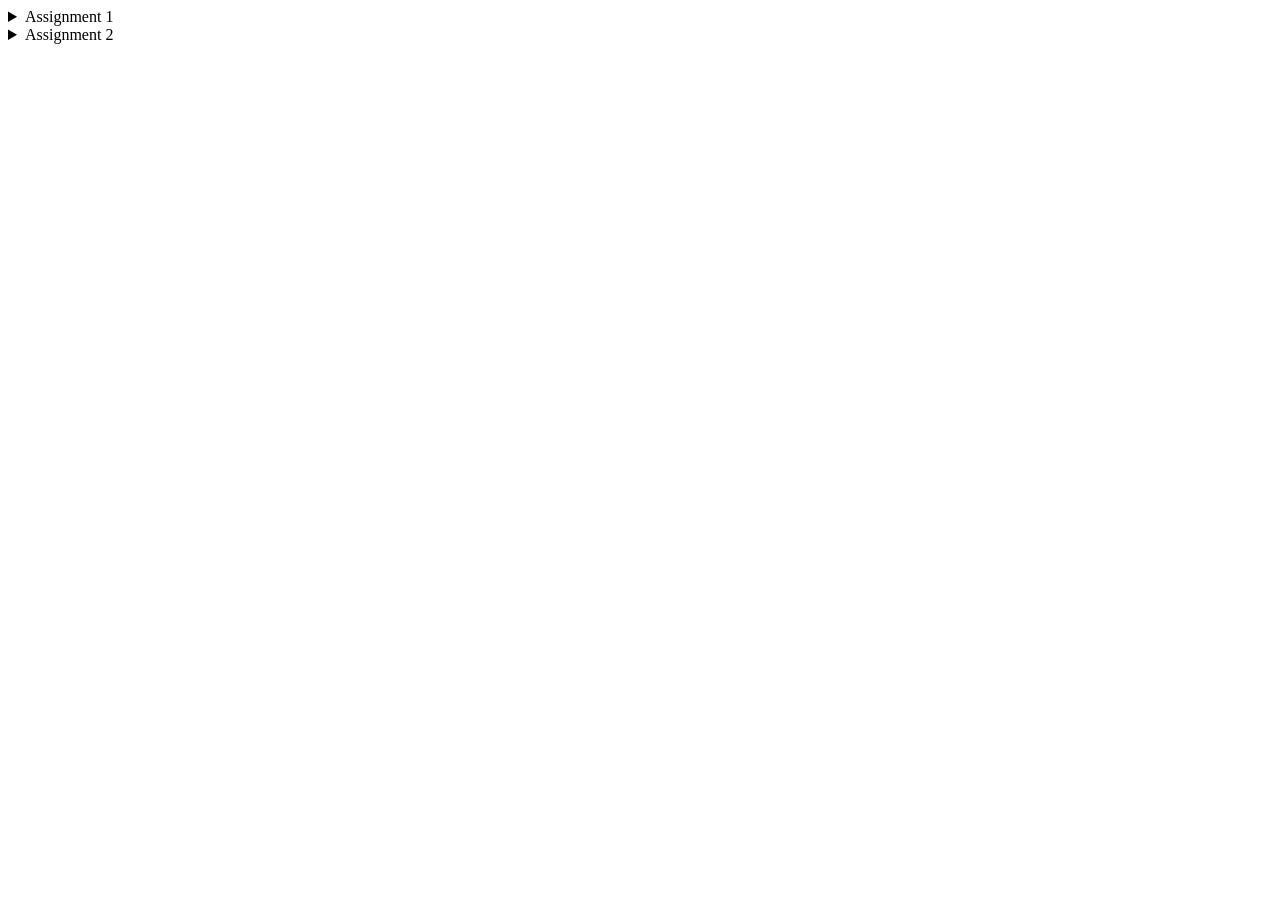
<file: css/advanced/barlapudi-pallavi-krishna/index.html>
<!DOCTYPE html>
<html lang="en">
<head>
<meta charset="UTF-8" />
<meta name="viewport" content="width=device-width, initial-scale=1.0" />
 
		<title>HTML Assignments | Barlapudi Pallavi Krishna</title>
</head>
<body>
<details>
<summary>Assignment 1</summary>
<iframe src="./assignment-1/flex-box.html" frameborder="0" width="100%"></iframe>
</details>
 
		<details>
<summary>
				Assignment 2
</summary>
<iframe src="./assignment-2/animation-mediaquery.html" frameborder="0" width="100%"></iframe>
</details>
</body>
</html>
</file>
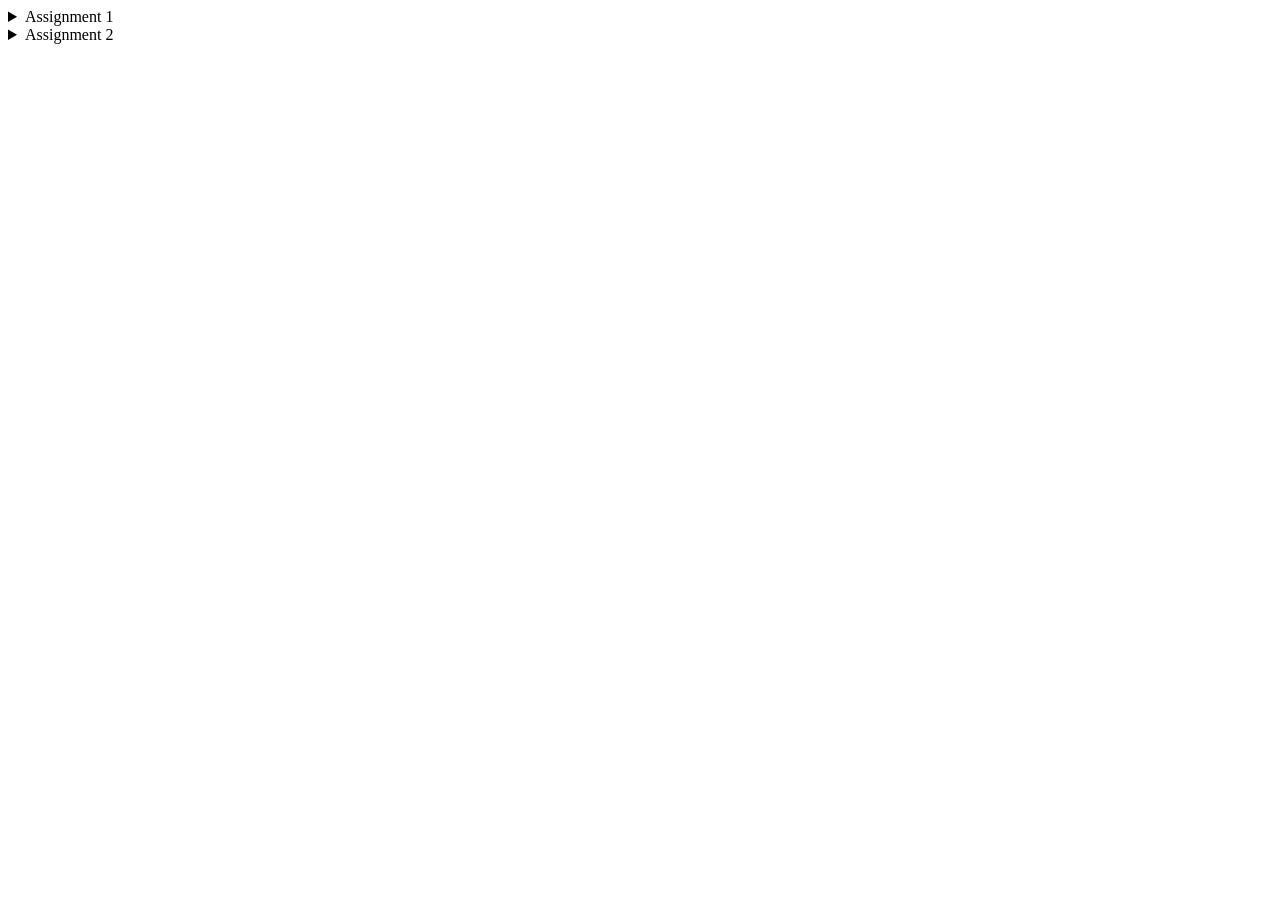
<file: html/5-projects/barlapudi-pallavi-krishna/index.html>
<!DOCTYPE html>
<html lang="en">
<head>
<meta charset="UTF-8" />
<meta name="viewport" content="width=device-width, initial-scale=1.0" />
 
		<title>HTML Assignments | Your Name</title>
</head>
<body>
<details>
<summary>Assignment 1</summary>
<iframe src="./project-1/semantic-final-project.html" frameborder="0" width="100%"></iframe>
</details>
 
		<details>
<summary>Assignment 2</summary>
<iframe src="./project-2/product-landing-page.html" frameborder="0" width="100%"></iframe>
</details>
</body>
</html>
</file>
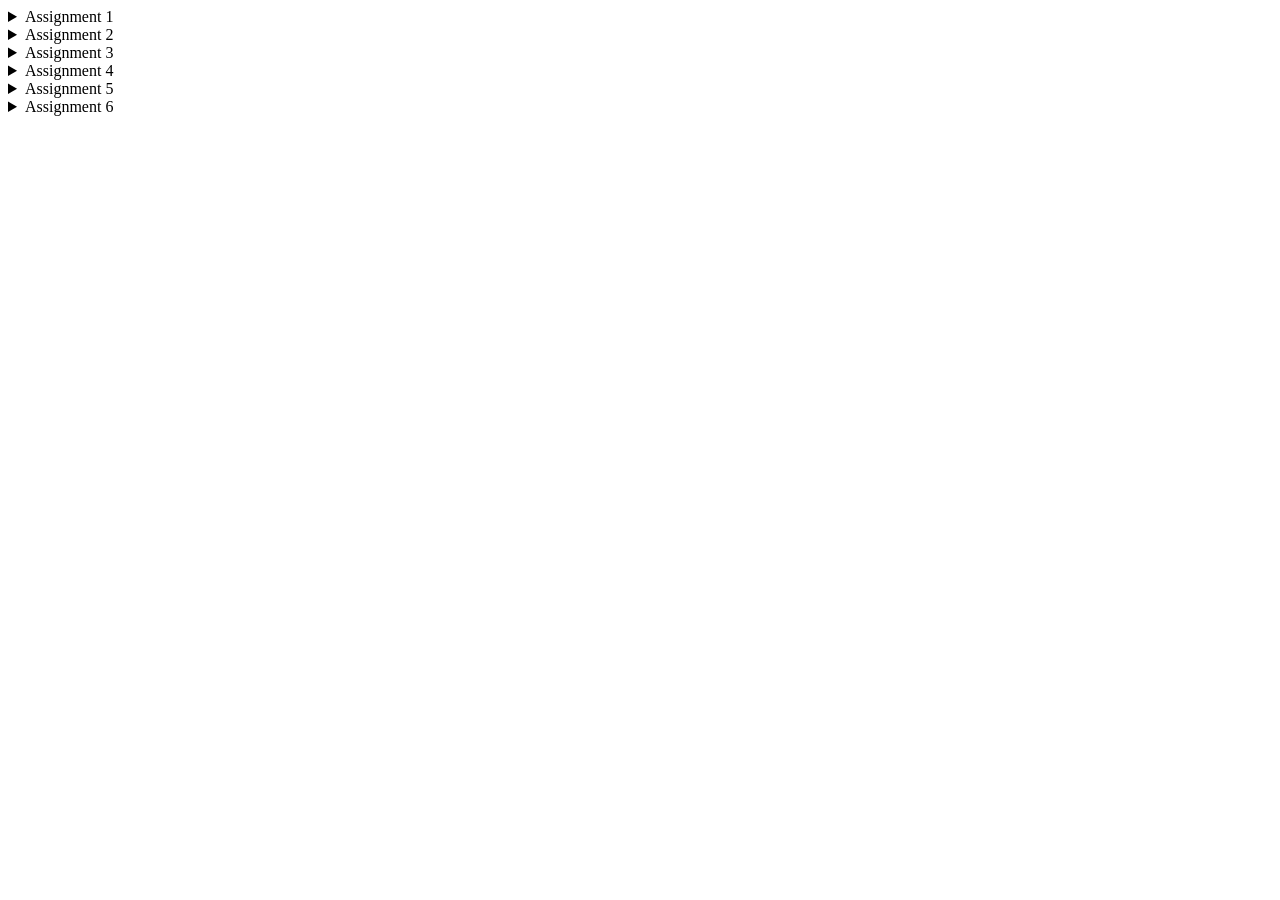
<file: javascript/2-vars-data-types/barlapudi-pallavi-krishna/index.html>
<!DOCTYPE html>
<html lang="en">
<head>
<meta charset="UTF-8" />
<meta name="viewport" content="width=device-width, initial-scale=1.0" />
 
		<title>HTML Assignments | Barlapudi Pallavi Krishna</title>
</head>
<body>
<details>
<summary>Assignment 1</summary>
<iframe src="./assignment-1/rendering.html" frameborder="0" width="100%"></iframe>
</details>
 
		<details>
<summary>
				Assignment 2
</summary>
<iframe src="./assignment-2/variables.html" frameborder="0" width="100%"></iframe>
</details>
 
		<details>
<summary>
				Assignment 3
</summary>
<iframe src="./assignment-3/data-types.html" frameborder="0" width="100%"></iframe>
</details>
 
		<details>
<summary>
				Assignment 4
</summary>
<iframe src="./assignment-4/type-conversion.html" frameborder="0" width="100%"></iframe>
</details>
 
		<details>
<summary>
				Assignment 5
</summary>
<iframe src="./assignment-5/data-coercion.html" frameborder="0" width="100%"></iframe>
</details>
<details>
<summary>
				Assignment 6
</summary>
<iframe src="./assignment-6/template.html" frameborder="0" width="100%"></iframe>
</details>
</body>
</html>
</file>
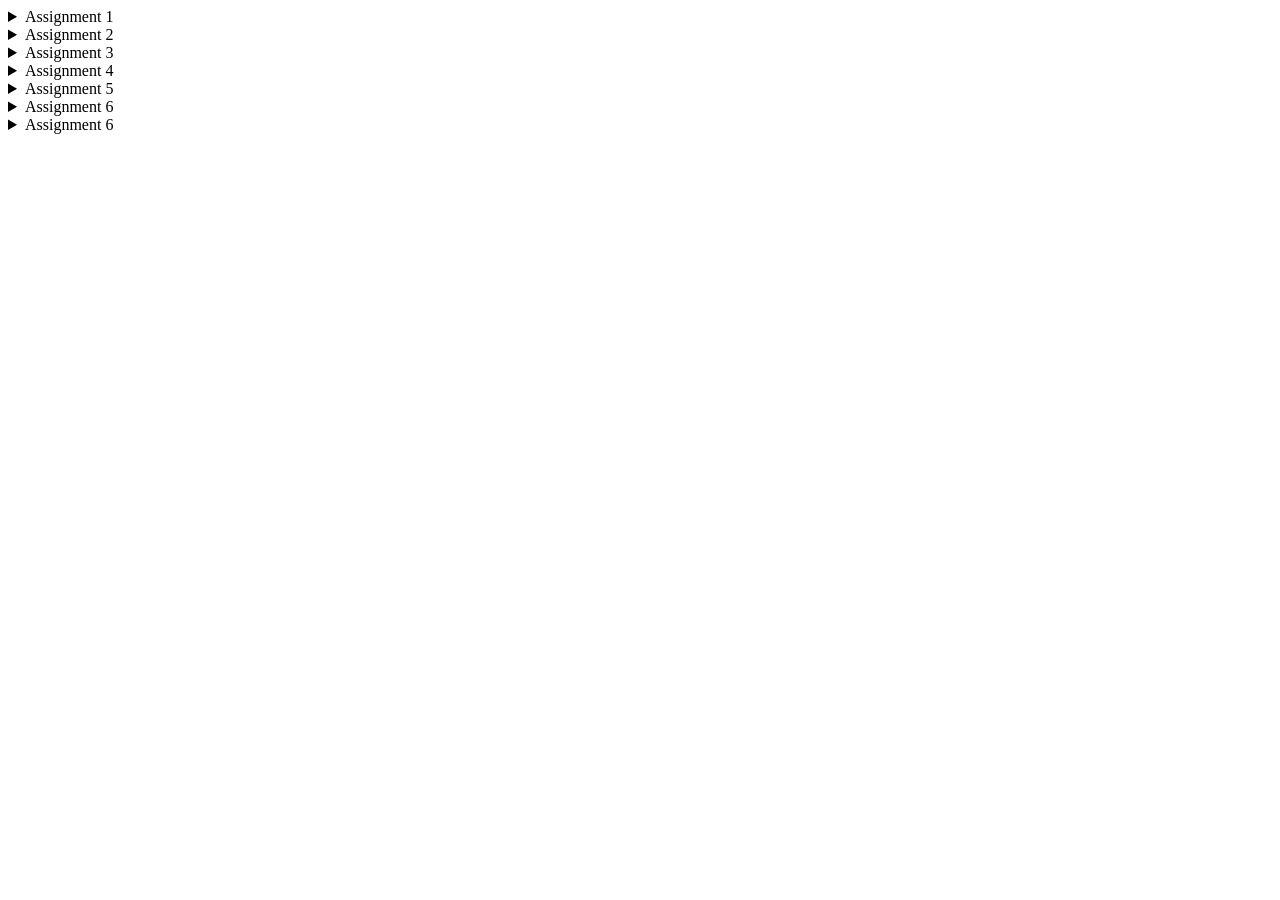
<file: javascript/3-operators/barlapudi-pallavi-krishna/index.html>
<!DOCTYPE html>
<html lang="en">
<head>
<meta charset="UTF-8" />
<meta name="viewport" content="width=device-width, initial-scale=1.0" />
 
		<title>HTML Assignments | Barlapudi Pallavi Krishna</title>
</head>
<body>
<details>
<summary>Assignment 1</summary>
<iframe src="./assignment-1/assignment-1.html" frameborder="0" width="100%"></iframe>
</details>
 
		<details>
<summary>
				Assignment 2
</summary>
<iframe src="./assignment-2/assignment-2.html" frameborder="0" width="100%"></iframe>
</details>
 
		<details>
<summary>
				Assignment 3
</summary>
<iframe src="./assignment-3/assignment-3.html" frameborder="0" width="100%"></iframe>
</details>
 
		<details>
<summary>
				Assignment 4
</summary>
<iframe src="./assignment-4/assignment-4.html" frameborder="0" width="100%"></iframe>
</details>
 
		<details>
<summary>
				Assignment 5
</summary>
<iframe src="./assignment-5/assignment-5.html" frameborder="0" width="100%"></iframe>
</details>
<details>
<summary>
				Assignment 6
</summary>
<iframe src="./assignment-6/assignment-6.html" frameborder="0" width="100%"></iframe>
</details>
<details>
<summary>
				Assignment 6
</summary>
<iframe src="./assignment-7/assignment-7.html" frameborder="0" width="100%"></iframe>
</details>
</body>
</html>
</file>
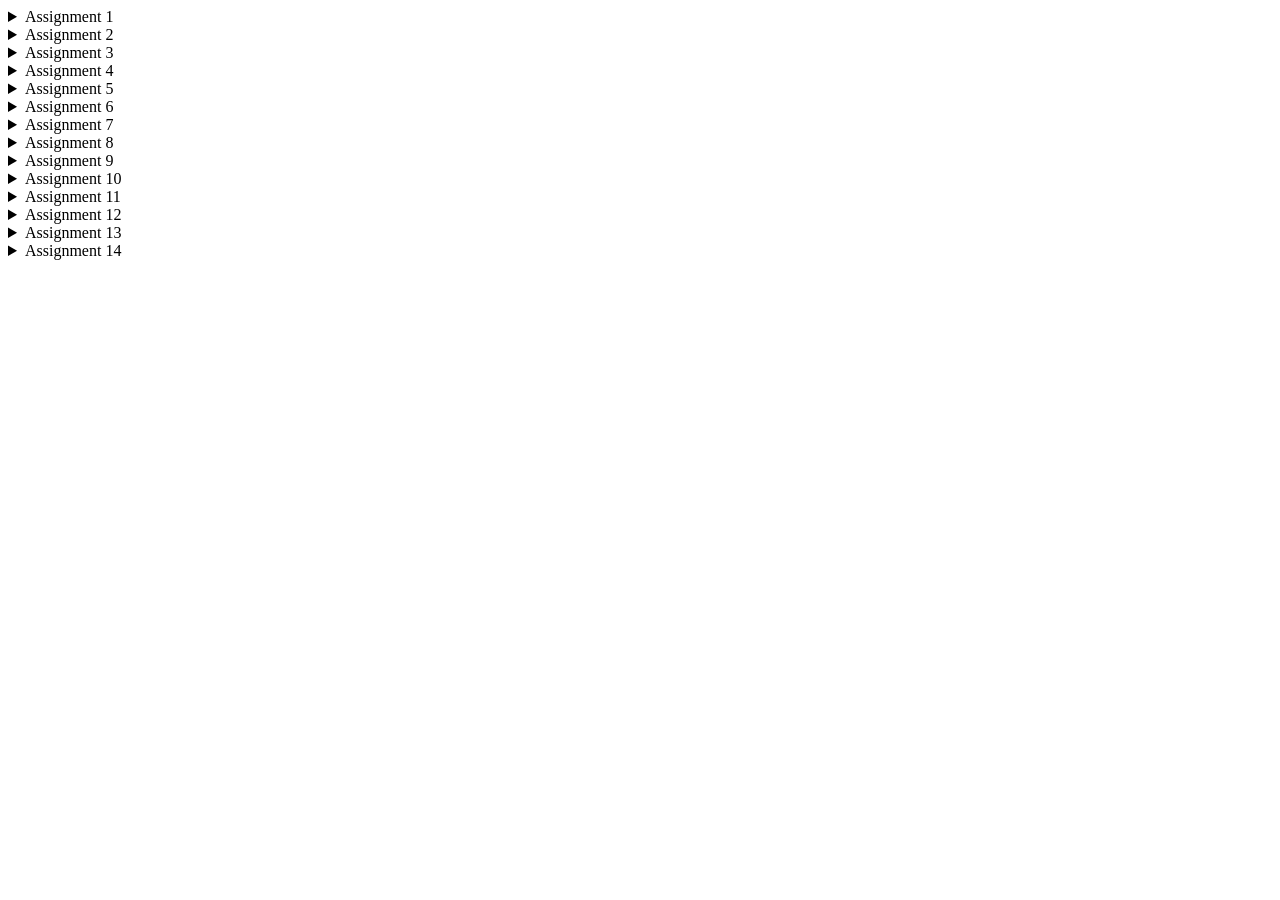
<file: javascript/4-control-structures-loops/barlapudi-pallavi-krishna/index.html>
<!DOCTYPE html>
<html lang="en">
<head>
<meta charset="UTF-8" />
<meta name="viewport" content="width=device-width, initial-scale=1.0" />
 
		<title>HTML Assignments | Barlapudi Pallavi Krishna</title>
</head>
<body>
<details>
<summary>Assignment 1</summary>
<iframe src="./conditions-assignments/assignment-1/assignment-1.html" frameborder="0" width="100%"></iframe>
</details>
 
		<details>
<summary>
				Assignment 2
</summary>
<iframe src="./conditions-assignments/assignment-2/assignment-2.html" frameborder="0" width="100%"></iframe>
</details>
 
		<details>
<summary>
				Assignment 3
</summary>
<iframe src="./conditions-assignments/assignment-3/assignment-3.html" frameborder="0" width="100%"></iframe>
</details>
 
		<details>
<summary>
				Assignment 4
</summary>
<iframe src="./conditions-assignments/assignment-4/assignment-4.html" frameborder="0" width="100%"></iframe>
</details>
 
		<details>
<summary>
				Assignment 5
</summary>
<iframe src="./conditions-assignments/assignment-5/assignment-5.html" frameborder="0" width="100%"></iframe>
</details>
<details>
<summary>
				Assignment 6
</summary>
<iframe src="./conditions-assignments/assignment-6/assignment-6.html" frameborder="0" width="100%"></iframe>
</details>
<details>
<summary>Assignment 7</summary>
<iframe src="./loops-assignments/assignment-7/assignment-7.html" frameborder="0" width="100%"></iframe>
</details>
 
		<details>
<summary>
				Assignment 8
</summary>
<iframe src="./loops-assignments/assignment-8/assignment-8.html" frameborder="0" width="100%"></iframe>
</details>
 
		<details>
<summary>
				Assignment 9
</summary>
<iframe src="./loops-assignments/assignment-9/assignment-9.html" frameborder="0" width="100%"></iframe>
</details>
 
		<details>
<summary>
				Assignment 10
</summary>
<iframe src="./loops-assignments/assignment-10/assignment-10.html" frameborder="0" width="100%"></iframe>
</details>
 
		<details>
<summary>
				Assignment 11
</summary>
<iframe src="./loops-assignments/assignment-11/assignment-11.html" frameborder="0" width="100%"></iframe>
</details>
<details>
<summary>
				Assignment 12
</summary>
<iframe src="./loops-assignments/assignment-12/assignment-12.html" frameborder="0" width="100%"></iframe>
</details>
<details>
<summary>
				Assignment 13
</summary>
<iframe src="./loops-assignments/assignment-13/assignment-13.html" frameborder="0" width="100%"></iframe>
</details>
<details>
<summary>
				Assignment 14
</summary>
<iframe src="./loops-assignments/assignment-14/assignment-14.html" frameborder="0" width="100%"></iframe>
</details>
</body>
</html>
</file>
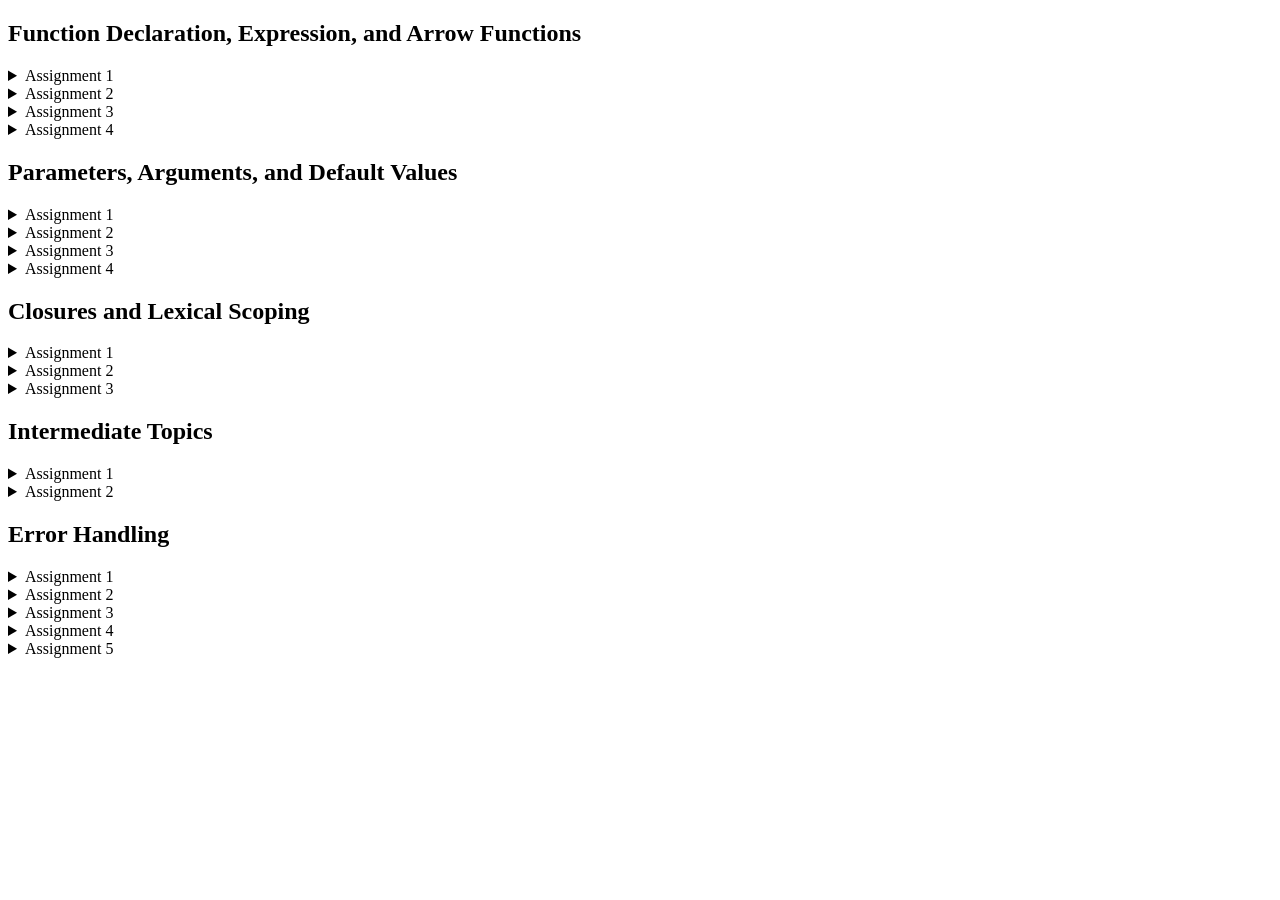
<file: javascript/5-functions-error-handling/barlapudi-pallavi-krishna/index.html>
<!DOCTYPE html>
<html lang="en">
<head>
<meta charset="UTF-8" />
<meta name="viewport" content="width=device-width, initial-scale=1.0" />
 
		<title>HTML Assignments | Barlapudi Pallavi Krishna</title>
</head>
<body>

	<h2>Function Declaration, Expression, and Arrow Functions</h2>
<details>
<summary>Assignment 1</summary>
<iframe src="./function-declaration/assignment-1/assignment-1.html" frameborder="0" width="100%"></iframe>
</details>
 
		<details>
<summary>
				Assignment 2
</summary>
<iframe src="./function-declaration/assignment-2/assignment-2.html" frameborder="0" width="100%"></iframe>
</details>
 
		<details>
<summary>
				Assignment 3
</summary>
<iframe src="./function-declaration/assignment-3/assignment-3.html" frameborder="0" width="100%"></iframe>
</details>
 
		<details>
<summary>
				Assignment 4
</summary>
<iframe src="./function-declaration/assignment-4/assignment-4.html" frameborder="0" width="100%"></iframe>
</details>
<h2>Parameters, Arguments, and Default Values</h2>
 
		<details>
<summary>
				Assignment 1
</summary>
<iframe src="./parameters-arguments-default/assignment-1/assignment-1.html" frameborder="0" width="100%"></iframe>
</details>
<details>
<summary>
				Assignment 2
</summary>
<iframe src="./parameters-arguments-default/assignment-2/assignment-2.html" frameborder="0" width="100%"></iframe>
</details>
<details>
<summary>
				Assignment 3
</summary>
<iframe src="./parameters-arguments-default/assignment-3/assignment-3.html" frameborder="0" width="100%"></iframe>
</details>
<details>
<summary>
				Assignment 4
</summary>
<iframe src="./parameters-arguments-default/assignment-4/assignment-4.html" frameborder="0" width="100%"></iframe>
</details>

<h2>Closures and Lexical Scoping</h2>



<details>
<summary>
				Assignment 1
</summary>
<iframe src="./closures-lexical-scoping/assignment-1/assignment-1.html" frameborder="0" width="100%"></iframe>
</details>
<details>
<summary>
				Assignment 2
</summary>
<iframe src="./closures-lexical-scoping/assignment-2/assignment-2.html" frameborder="0" width="100%"></iframe>
</details>
<details>
<summary>
				Assignment 3
</summary>
<iframe src="./closures-lexical-scoping/assignment-3/assignment-3.html" frameborder="0" width="100%"></iframe>
</details>


<h2>Intermediate Topics</h2>


<details>
<summary>
				Assignment 1
</summary>
<iframe src="./intermediate-topics/assignment-1/assignment-1.html" frameborder="0" width="100%"></iframe>
</details>
<details>
<summary>
				Assignment 2
</summary>
<iframe src="./intermediate-topics/assignment-2/assignment-2.html" frameborder="0" width="100%"></iframe>
</details>


<h2>Error Handling</h2>

<details>
<summary>
				Assignment 1
</summary>
<iframe src="./error-handling/assignment-1/assignment-1.html" frameborder="0" width="100%"></iframe>
</details>
<details>
<summary>
				Assignment 2
</summary>
<iframe src="./error-handling/assignment-2/assignment-2.html" frameborder="0" width="100%"></iframe>
</details>

<details>
<summary>
				Assignment 3
</summary>
<iframe src="./error-handling/assignment-3/assignment-3.html" frameborder="0" width="100%"></iframe>
</details>
<details>
<summary>
				Assignment 4
</summary>
<iframe src="./error-handling/assignment-4/assignment-4.html" frameborder="0" width="100%"></iframe>
</details>

<details>
<summary>
				Assignment 5
</summary>
<iframe src="./error-handling/assignment-5/assignment-5.html" frameborder="0" width="100%"></iframe>
</details>
</body>
</html>
</file>
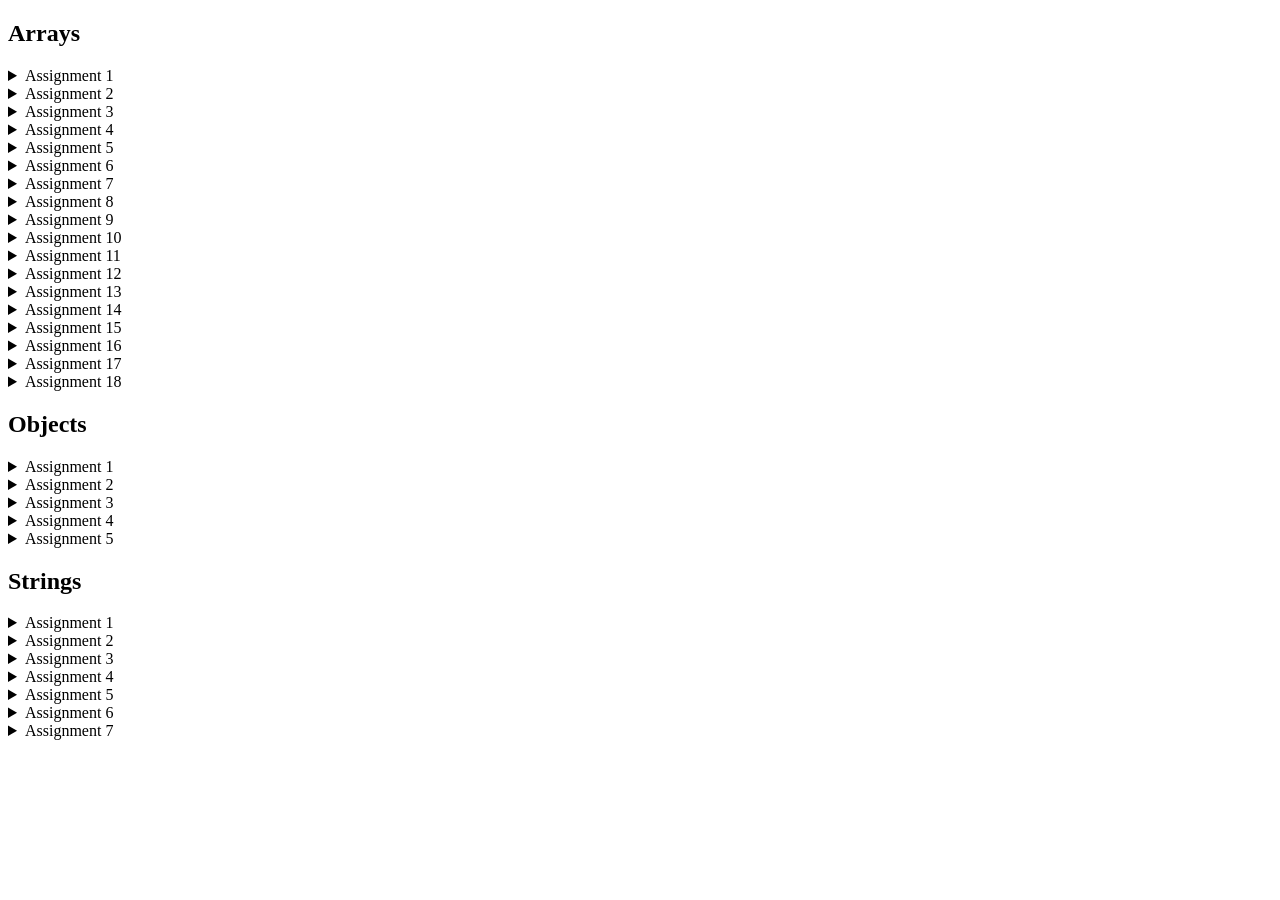
<file: javascript/6-arrays-objects-strings/barlapudi-pallavi-krishna/index.html>
<!DOCTYPE html>
<html lang="en">
<head>
<meta charset="UTF-8" />
<meta name="viewport" content="width=device-width, initial-scale=1.0" />
 
		<title>JS Assignments | Barlapudi Pallavi Krishna</title>
</head>
<body>
	<h2>Arrays</h2>
<details>
<summary>Assignment 1</summary>
<iframe src="./arrays/assignment-1/assignment-1.html" frameborder="0" width="100%"></iframe>
</details>
 
		<details>
<summary>
				Assignment 2
</summary>
<iframe src="./arrays/assignment-2/assignment-2.html" frameborder="0" width="100%"></iframe>
</details>
 
		<details>
<summary>
				Assignment 3
</summary>
<iframe src="./arrays/assignment-3/assignment-3.html" frameborder="0" width="100%"></iframe>
</details>
 
		<details>
<summary>
				Assignment 4
</summary>
<iframe src="./arrays/assignment-4/assignment-4.html" frameborder="0" width="100%"></iframe>
</details>
 
		<details>
<summary>
				Assignment 5
</summary>
<iframe src="./arrays/assignment-5/assignment-5.html" frameborder="0" width="100%"></iframe>
</details>
<details>
<summary>
				Assignment 6
</summary>
<iframe src="./arrays/assignment-6/assignment-6.html" frameborder="0" width="100%"></iframe>
</details>
<details>
<summary>
				Assignment 7
</summary>
<iframe src="./arrays/assignment-7/assignment-7.html" frameborder="0" width="100%"></iframe>
</details>
<details>
<summary>
				Assignment 8
</summary>
<iframe src="./arrays/assignment-8/assignment-8.html" frameborder="0" width="100%"></iframe>
</details>
<details>
<summary>
				Assignment 9
</summary>
<iframe src="./arrays/assignment-9/assignment-9.html" frameborder="0" width="100%"></iframe>
</details>
<details>
<summary>
				Assignment 10
</summary>
<iframe src="./arrays/assignment-10/assignment-10.html" frameborder="0" width="100%"></iframe>
</details>
<details>
<summary>
				Assignment 11
</summary>
<iframe src="./arrays/assignment-11/assignment-11.html" frameborder="0" width="100%"></iframe>
</details>
<details>
<summary>
				Assignment 12
</summary>
<iframe src="./arrays/assignment-12/assignment-12.html" frameborder="0" width="100%"></iframe>
</details>
<details>
<summary>
				Assignment 13
</summary>
<iframe src="./arrays/assignment-13/assignment-13.html" frameborder="0" width="100%"></iframe>
</details>
<details>
<summary>
				Assignment 14
</summary>
<iframe src="./arrays/assignment-14/assignment-14.html" frameborder="0" width="100%"></iframe>
</details>
<details>
<summary>
				Assignment 15
</summary>
<iframe src="./arrays/assignment-15/assignment-15.html" frameborder="0" width="100%"></iframe>
</details>
<details>
<summary>
				Assignment 16
</summary>
<iframe src="./arrays/assignment-16/assignment-16.html" frameborder="0" width="100%"></iframe>
</details>
<details>
<summary>
				Assignment 17
</summary>
<iframe src="./arrays/assignment-17/assignment-17.html" frameborder="0" width="100%"></iframe>
</details>
<details>
<summary>
				Assignment 18
</summary>
<iframe src="./arrays/assignment-18/assignment-18.html" frameborder="0" width="100%"></iframe>
</details>
<h2>Objects</h2>
<details>
<summary>Assignment 1</summary>
<iframe src="./objects/assignment-1/assignment-1.html" frameborder="0" width="100%"></iframe>
</details>
 
		<details>
<summary>
				Assignment 2
</summary>
<iframe src="./objects/assignment-2/assignment-2.html" frameborder="0" width="100%"></iframe>
</details>
 
		<details>
<summary>
				Assignment 3
</summary>
<iframe src="./objects/assignment-3/assignment-3.html" frameborder="0" width="100%"></iframe>
</details>
 
		<details>
<summary>
				Assignment 4
</summary>
<iframe src="./objects/assignment-4/assignment-4.html" frameborder="0" width="100%"></iframe>
</details>
 
		<details>
<summary>
				Assignment 5
</summary>
<iframe src="./objects/assignment-5/assignment-5.html" frameborder="0" width="100%"></iframe>
</details>
<h2>Strings</h2>
<details>
<summary>Assignment 1</summary>
<iframe src="./strings/assignment-1/assignment-1.html" frameborder="0" width="100%"></iframe>
</details>
 
		<details>
<summary>
				Assignment 2
</summary>
<iframe src="./strings/assignment-2/assignment-2.html" frameborder="0" width="100%"></iframe>
</details>
 
		<details>
<summary>
				Assignment 3
</summary>
<iframe src="./strings/assignment-3/assignment-3.html" frameborder="0" width="100%"></iframe>
</details>
 
		<details>
<summary>
				Assignment 4
</summary>
<iframe src="./strings/assignment-4/assignment-4.html" frameborder="0" width="100%"></iframe>
</details>
 
		<details>
<summary>
				Assignment 5
</summary>
<iframe src="./strings/assignment-5/assignment-5.html" frameborder="0" width="100%"></iframe>
</details>
<details>
<summary>
				Assignment 6
</summary>
<iframe src="./strings/assignment-6/assignment-6.html" frameborder="0" width="100%"></iframe>
</details>
<details>
<summary>
				Assignment 7
</summary>
<iframe src="./strings/assignment-7/assignment-7.html" frameborder="0" width="100%"></iframe>
</details>
</body>
</html>
</file>
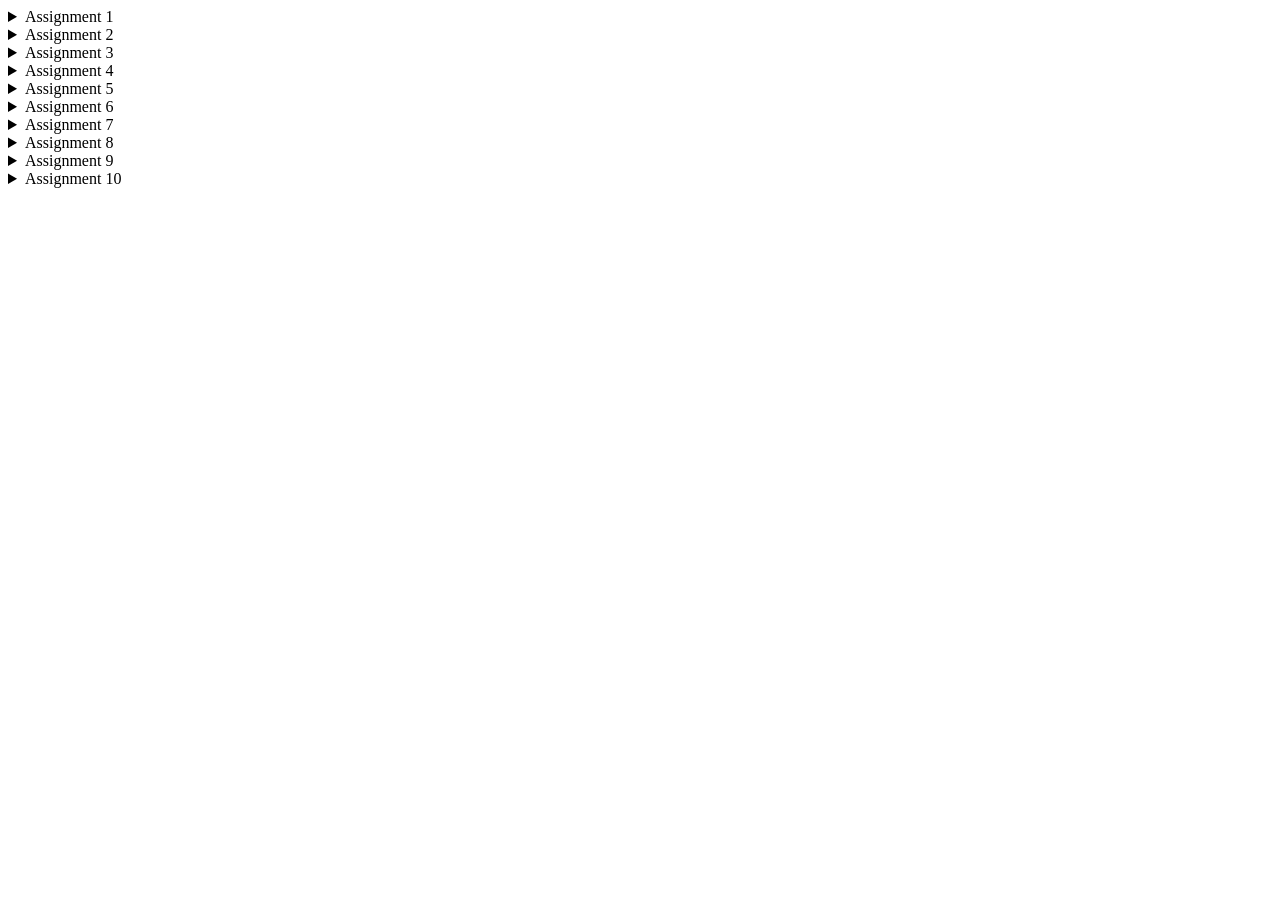
<file: javascript/7-dom-manipulation/barlapudi-pallavi-krishna/index.html>
<!DOCTYPE html>
<html lang="en">
<head>
<meta charset="UTF-8" />
<meta name="viewport" content="width=device-width, initial-scale=1.0" />
 
		<title>JS Assignments | Barlapudi Pallavi Krishna</title>
</head>
<body>
<details>
<summary>Assignment 1</summary>
<iframe src="./assignment-1/assignment-1.html" frameborder="0" width="100%"></iframe>
</details>
 
		<details>
<summary>
				Assignment 2
</summary>
<iframe src="./assignment-2/assignment-2.html" frameborder="0" width="100%"></iframe>
</details>
 
		<details>
<summary>
				Assignment 3
</summary>
<iframe src="./assignment-3/assignment-3.html" frameborder="0" width="100%"></iframe>
</details>
 
		<details>
<summary>
				Assignment 4
</summary>
<iframe src="./assignment-4/assignment-4.html" frameborder="0" width="100%"></iframe>
</details>
 
		<details>
<summary>
				Assignment 5
</summary>
<iframe src="./assignment-5/assignment-5.html" frameborder="0" width="100%"></iframe>
</details>
<details>
<summary>
				Assignment 6
</summary>
<iframe src="./assignment-6/assignment-6.html" frameborder="0" width="100%"></iframe>
</details>
<details>
<summary>Assignment 7</summary>
<iframe src="./assignment-7/assignment-7.html" frameborder="0" width="100%"></iframe>
</details>
 
		<details>
<summary>
				Assignment 8
</summary>
<iframe src="./assignment-8/assignment-8.html" frameborder="0" width="100%"></iframe>
</details>
 
		<details>
<summary>
				Assignment 9
</summary>
<iframe src="./assignment-9/assignment-9.html" frameborder="0" width="100%"></iframe>
</details>
 
		<details>
<summary>
				Assignment 10
</summary>
<iframe src="./assignment-10/assignment-10.html" frameborder="0" width="100%"></iframe>
</details>
</body>
</html>
</file>
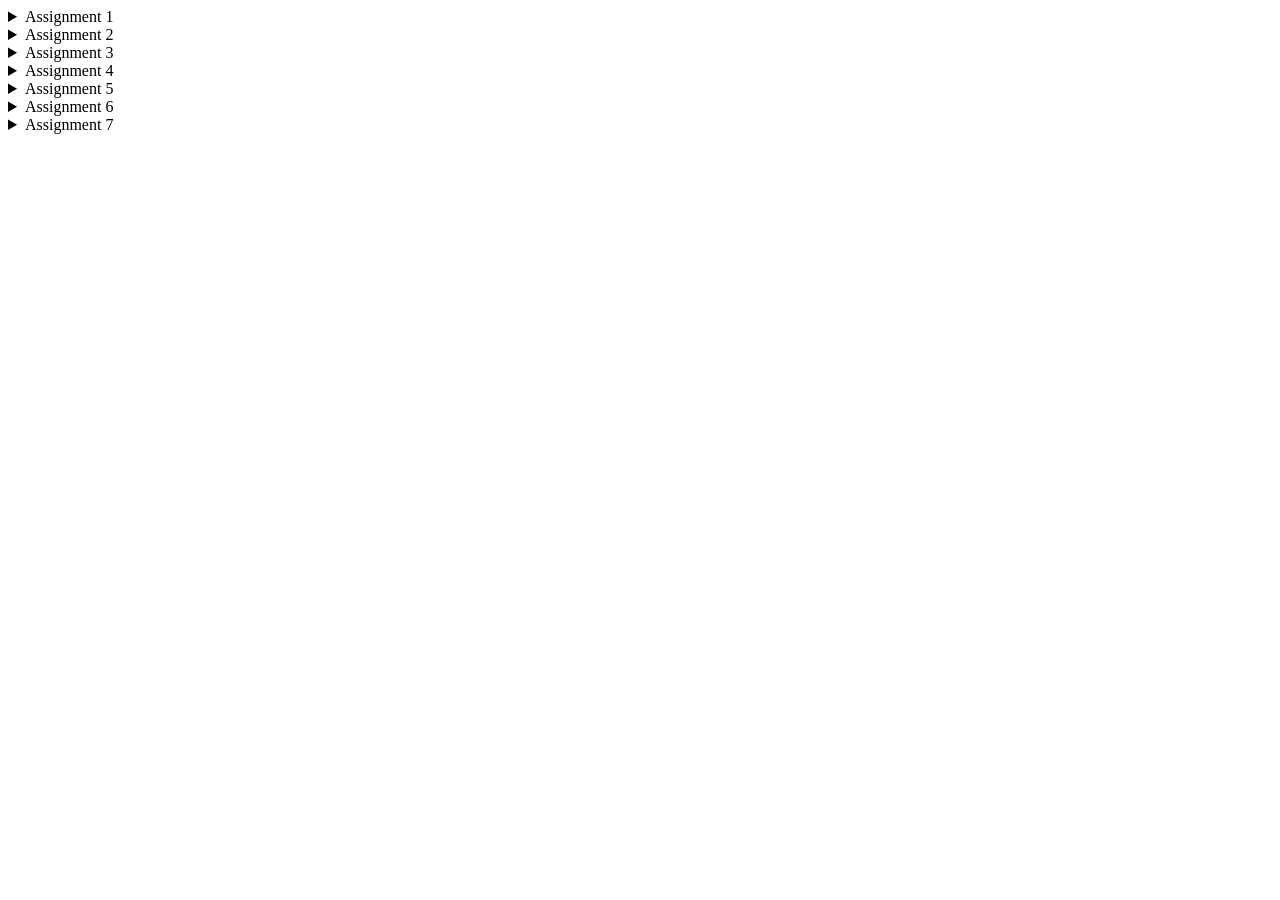
<file: javascript/8-events/barlapudi-pallavi-krishna/index.html>
<!DOCTYPE html>
<html lang="en">
<head>
<meta charset="UTF-8" />
<meta name="viewport" content="width=device-width, initial-scale=1.0" />
 
		<title>JS Assignments | Barlapudi Pallavi Krishna</title>
</head>
<body>
<details>
<summary>Assignment 1</summary>
<iframe src="./assignment-1/assignment-1.html" frameborder="0" width="100%"></iframe>
</details>
 
		<details>
<summary>
				Assignment 2
</summary>
<iframe src="./assignment-2/assignment-2.html" frameborder="0" width="100%"></iframe>
</details>
 
		<details>
<summary>
				Assignment 3
</summary>
<iframe src="./assignment-3/assignment-3.html" frameborder="0" width="100%"></iframe>
</details>
 
		<details>
<summary>
				Assignment 4
</summary>
<iframe src="./assignment-4/assignment-4.html" frameborder="0" width="100%"></iframe>
</details>
 
		<details>
<summary>
				Assignment 5
</summary>
<iframe src="./assignment-5/assignment-5.html" frameborder="0" width="100%"></iframe>
</details>
<details>
<summary>
				Assignment 6
</summary>
<iframe src="./assignment-6/assignment-6.html" frameborder="0" width="100%"></iframe>
</details>
<details>
<summary>
				Assignment 7
</summary>
<iframe src="./assignment-7/assignment-7.html" frameborder="0" width="100%"></iframe>
</details>
</body>
</html>
</file>
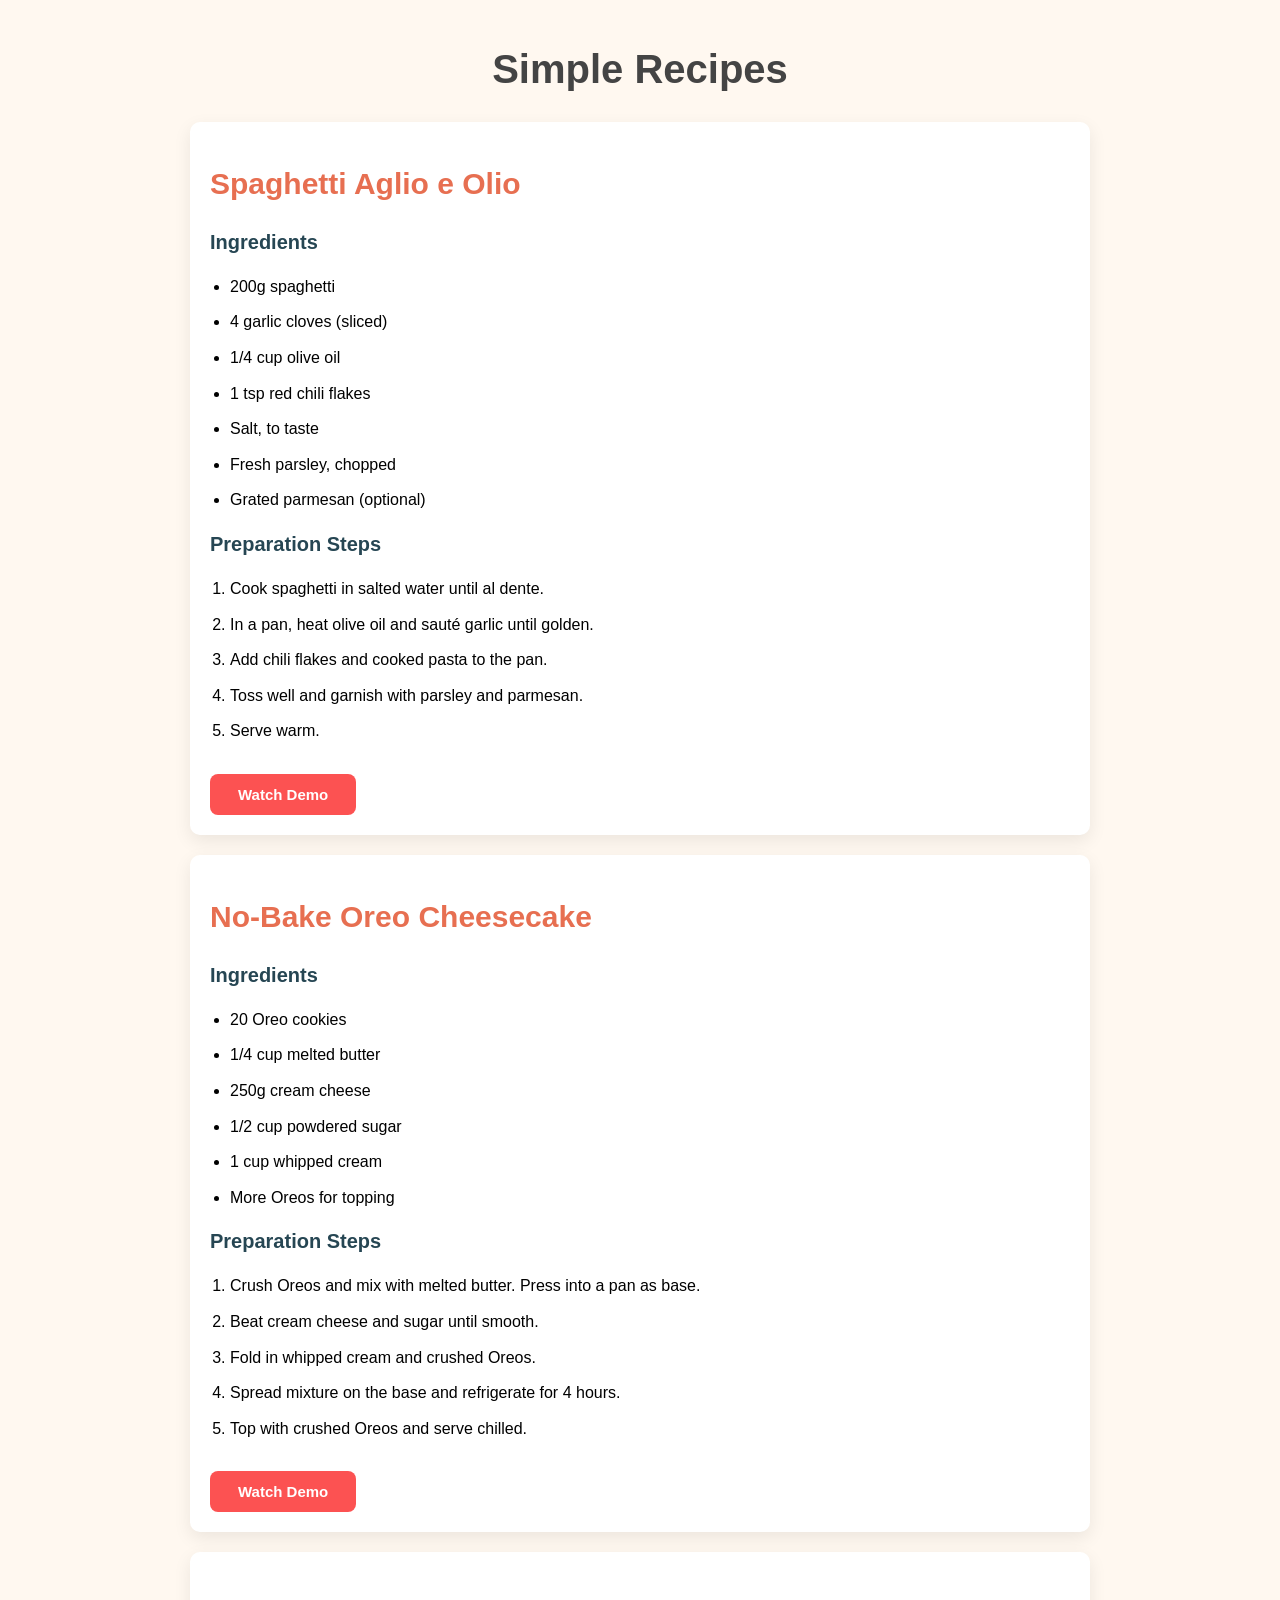
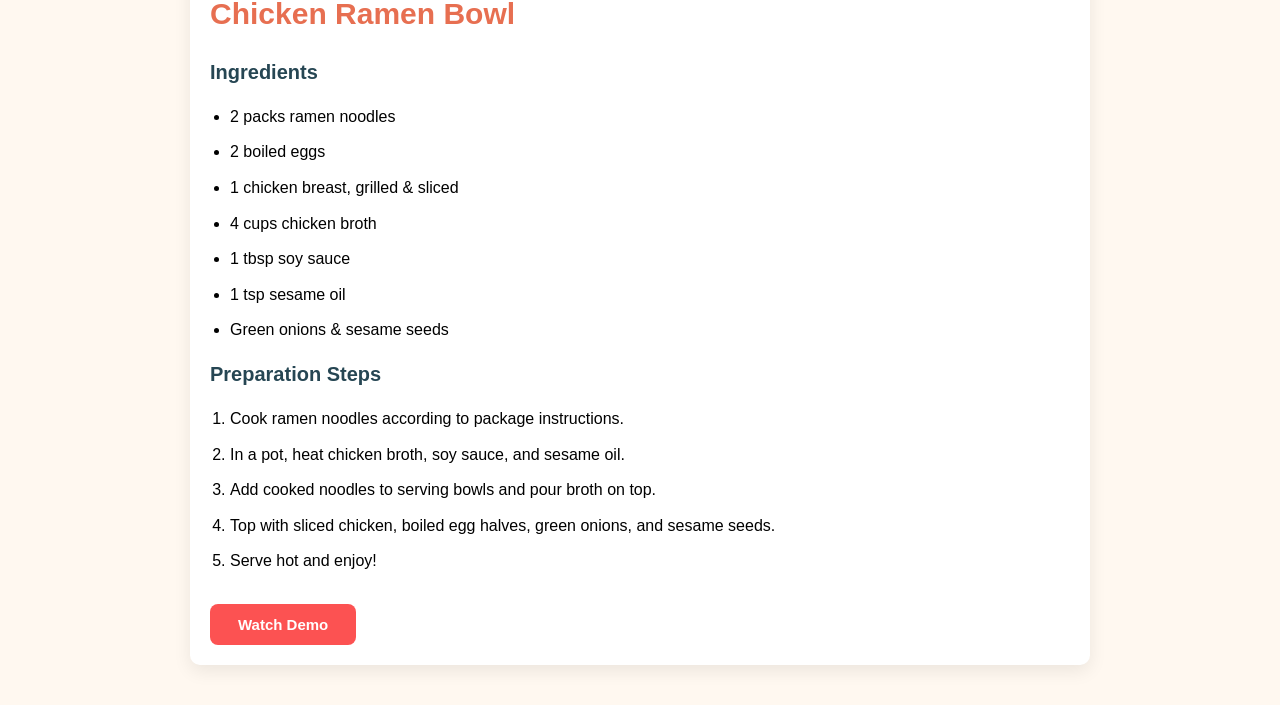
<file: css/advanced/barlapudi-pallavi-krishna/assignment-2/animation-mediaquery.html>
<!DOCTYPE html>
<html lang="en">
  <head>
    <meta charset="UTF-8" />
    <meta name="viewport" content="width=device-width, initial-scale=1.0">
    <title>Recipes Page using Transition and Animation</title>
    <link rel="stylesheet" href="styles/style.css" />
  </head>
  <body>
    <div class="container">
      <h1>Simple Recipes</h1>
      <div class="recipe-card">
        <h2>Spaghetti Aglio e Olio</h2>
        <h3>Ingredients</h3>
        <ul> 
          <li>200g spaghetti</li>
          <li>4 garlic cloves (sliced)</li>
          <li>1/4 cup olive oil</li>
          <li>1 tsp red chili flakes</li>
          <li>Salt, to taste</li>
          <li>Fresh parsley, chopped</li>
          <li>Grated parmesan (optional)</li>
        </ul>

        <h3>Preparation Steps</h3>
        <ol>
          <li>Cook spaghetti in salted water until al dente.</li>
          <li>In a pan, heat olive oil and sauté garlic until golden.</li>
          <li>Add chili flakes and cooked pasta to the pan.</li>
          <li>Toss well and garnish with parsley and parmesan.</li>
          <li>Serve warm.</li>
        </ol>
        <button class="demo-btn">Watch Demo</button>
      </div>
      <div class="recipe-card">
        <h2>No-Bake Oreo Cheesecake</h2>
        <h3>Ingredients</h3>
        <ul>
          <li>20 Oreo cookies</li>
          <li>1/4 cup melted butter</li>
          <li>250g cream cheese</li>
          <li>1/2 cup powdered sugar</li>
          <li>1 cup whipped cream</li>
          <li>More Oreos for topping</li>
        </ul>

        <h3>Preparation Steps</h3>
        <ol>
          <li>
            Crush Oreos and mix with melted butter. Press into a pan as base.
          </li>
          <li>Beat cream cheese and sugar until smooth.</li>
          <li>Fold in whipped cream and crushed Oreos.</li>
          <li>Spread mixture on the base and refrigerate for 4 hours.</li>
          <li>Top with crushed Oreos and serve chilled.</li>
        </ol>
        <button class="demo-btn">Watch Demo</button>
      </div>
      <div class="recipe-card">
        <h2>Chicken Ramen Bowl</h2>
        <h3>Ingredients</h3>
        <ul>
          <li>2 packs ramen noodles</li>
          <li>2 boiled eggs</li>
          <li>1 chicken breast, grilled & sliced</li>
          <li>4 cups chicken broth</li>
          <li>1 tbsp soy sauce</li>
          <li>1 tsp sesame oil</li>
          <li>Green onions & sesame seeds</li>
        </ul>

        <h3>Preparation Steps</h3>
        <ol>
          <li>Cook ramen noodles according to package instructions.</li>
          <li>In a pot, heat chicken broth, soy sauce, and sesame oil.</li>
          <li>Add cooked noodles to serving bowls and pour broth on top.</li>
          <li>
            Top with sliced chicken, boiled egg halves, green onions, and sesame
            seeds.
          </li>
          <li>Serve hot and enjoy!</li>
        </ol>
        <button class="demo-btn">Watch Demo</button>
      </div>
    </div>
  </body>
</html>
</file>
<file: css/advanced/barlapudi-pallavi-krishna/assignment-2/styles/style.css>
body {
  font-family: sans-serif;
  background: #fff8f0;
  padding: 20px;
  margin: 0;
}

.container {
  max-width: 900px;
  margin: auto;
}

h1 {
  text-align: center;
  margin-bottom: 30px;
  color: #444;
  font-size: 40px;
  animation: pop-in 0.8s ease-out forwards;
}

.recipe-card {
  background: #ffffff;
  padding: 20px;
  margin-bottom: 20px;
  border-radius: 10px;
  box-shadow: 0 6px 18px rgba(0, 0, 0, 0.08);
  transition: transform 0.3s ease, background-color 0.3s ease, color 0.3s ease;
  animation: pop-in 0.8s ease-out forwards;
}
.recipe-card:hover {
  transform: scale(1.05);
  background-color: #fff0e6;
  color: rgb(2, 191, 249);
}

.recipe-card h2 {
  color: #e76f51;
  margin-bottom: 30px;
  font-size: 30px;
}

.recipe-card h3 {
  margin-top: 5px;
  color: #264653;
  font-size: 20px;
}
.recipe-card ul,
.recipe-card ol {
  margin-left: 20px;
  margin-bottom: 20px;
  padding: 0;
}

.recipe-card li {
  margin-bottom: 10px;
  line-height: 1.6;
}
@media (max-width: 600px) {
  .recipe-card {
    padding: 10px;
  }

  h1 {
    font-size: 30px;
  }

  .recipe-card h2 {
    font-size: 25px;
  }

  .recipe-card h3 {
    font-size: 20px;
  }

  .recipe-card ul,
  .recipe-card ol {
    margin-left: 15px;
  }
}
@media (max-width: 480px) {
    h1 {
        font-size: 28px;
    }

    .recipe-card h2 {
        font-size: 22px;
    }

    .recipe-card h3 {
        font-size: 16px;
    }

    .recipe-card li {
        margin-bottom: 5px;
    }
}
.demo-btn {
  background: rgb(252, 82, 82);
  color: white;
  margin-top: 10px;
  padding: 12px 28px;
  font-size: 15px;
  font-weight: 600;
  border: none;
  border-radius: 8px;
  cursor: pointer;
  transition: transform 0.3s ease, box-shadow 0.3s ease;
  animation: pulse-glow 4s infinite;
}
.demo-btn:hover {
  transform: scale(1.05);
}
@keyframes pulse-glow {
  0% {
    background-color: rgb(1, 164, 252);
  }
  25% {
    background-color: rgba(252, 1, 60);
  }
  75% {
    background-color: rgba(2, 245, 92);
  }
  100% {
    background-color: rgba(121, 1, 248);
  }
}
@keyframes pop-in {
  0% {
    transform: scale(0.8);
    opacity: 0;
  }
  60% {
    transform: scale(1.2);
    opacity: 1;
  }
  100% {
    transform: scale(1);
    opacity: 1;
  }
}
</file>
